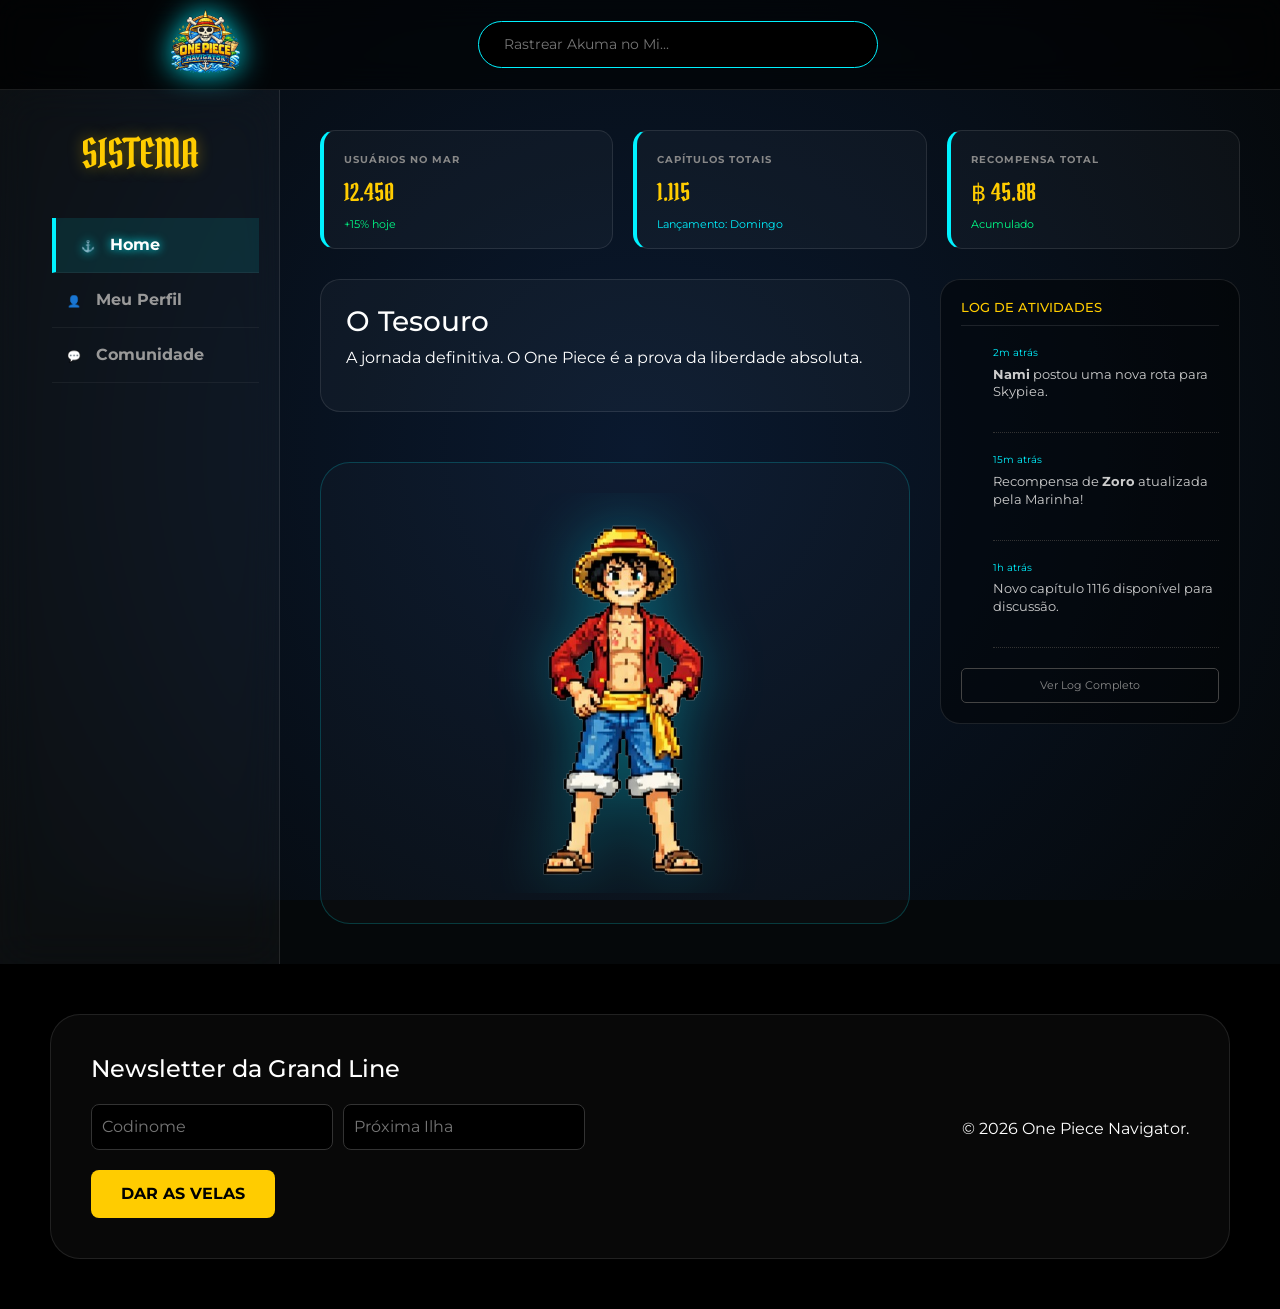
<file: public/index.html>
<!DOCTYPE html>
<html lang="pt-br">

<head>
    <meta charset="UTF-8">
    <meta name="viewport" content="width=device-width, initial-scale=1.0">
    <title>One Piece Navigator | Home</title>
    <link rel="preconnect" href="https://fonts.googleapis.com">
    <link rel="preconnect" href="https://fonts.gstatic.com" crossorigin>
    <link href="https://fonts.googleapis.com/css2?family=Montserrat:wght@300;700&family=Pirata+One&display=swap"
        rel="stylesheet">
    <link href="https://cdn.jsdelivr.net/npm/bootstrap@5.3.0/dist/css/bootstrap.min.css" rel="stylesheet">
    <link rel="stylesheet" href="style.css">
</head>

<body>
    <div class="ocean-bg"></div>
    <header>
        <div class="logo-area"><img src="images/logo.png" alt="Logo" class="floating"></div>
        <div class="search-wrapper">
            <input type="text" placeholder="Rastrear Akuma no Mi...">
            <div class="search-glow"></div>
        </div>
        <div class="user-profile">
            <a href="perfil.html" class="avatar-ring">
                <img src="images/user-solid-full.svg" alt="User">
            </a>
        </div>
    </header>

    <div id="main-wrapper">
        <nav class="glass-sidebar">
            <h2 class="menu-title">SISTEMA</h2>
            <ul class="nav-links">
                <li><a href="index.html" class="active"><span>⚓</span> Home</a></li>
                <li><a href="perfil.html"><span>👤</span> Meu Perfil</a></li>
                <li><a href="comunidade.html"><span>💬</span> Comunidade</a></li>
            </ul>
        </nav>

        <main class="hero-content">
            <section class="system-widgets">
                <div class="widget-card">
                    <span class="widget-label">USUÁRIOS NO MAR</span>
                    <span class="widget-value">12.450</span>
                    <div class="widget-trend">+15% hoje</div>
                </div>
                <div class="widget-card">
                    <span class="widget-label">CAPÍTULOS TOTAIS</span>
                    <span class="widget-value">1.115</span>
                    <div class="widget-status">Lançamento: Domingo</div>
                </div>
                <div class="widget-card">
                    <span class="widget-label">RECOMPENSA TOTAL</span>
                    <span class="widget-value">฿ 45.8B</span>
                    <div class="widget-trend">Acumulado</div>
                </div>
            </section>

            <div class="home-layout-grid">
                <div class="main-column">
                    <section class="info-grid">
                        <article class="fancy-card">
                            <div class="card-inner">
                                <h3>O Tesouro</h3>
                                <p>A jornada definitiva. O One Piece é a prova da liberdade absoluta.</p>
                            </div>
                        </article>
                    </section>

                    <div id="onePieceCarousel" class="carousel slide custom-showcase" data-bs-ride="carousel">
                        <div class="carousel-inner">
                            <div class="carousel-item active">
                                <img src="images/personagens-pixel/luffy-removebg-preview.png" class="d-block mx-auto"
                                    alt="Luffy">
                            </div>
                        </div>
                    </div>
                </div>

                <aside class="system-feed">
                    <h4 class="feed-title">LOG DE ATIVIDADES</h4>
                    <ul class="feed-list">
                        <li class="feed-item">
                            <span class="time">2m atrás</span>
                            <p><strong>Nami</strong> postou uma nova rota para Skypiea.</p>
                        </li>
                        <li class="feed-item">
                            <span class="time">15m atrás</span>
                            <p>Recompensa de <strong>Zoro</strong> atualizada pela Marinha!</p>
                        </li>
                        <li class="feed-item">
                            <span class="time">1h atrás</span>
                            <p>Novo capítulo 1116 disponível para discussão.</p>
                        </li>
                    </ul>
                    <button class="btn-outline-small">Ver Log Completo</button>
                </aside>
            </div>
        </main>
    </div>

    <footer class="cyber-footer">
        <div class="footer-glass">
            <form class="suggest-box">
                <h4>Newsletter da Grand Line</h4>
                <div class="input-row">
                    <input type="text" placeholder="Codinome">
                    <input type="text" placeholder="Próxima Ilha">
                </div>
                <button type="submit" class="btn-pirate">DAR AS VELAS</button>
            </form>
            <div class="social-links">
                <p>&copy; 2026 One Piece Navigator.</p>
            </div>
        </div>
    </footer>
    <script src="https://cdn.jsdelivr.net/npm/bootstrap@5.3.0/dist/js/bootstrap.bundle.min.js"></script>
</body>

</html>
</file>
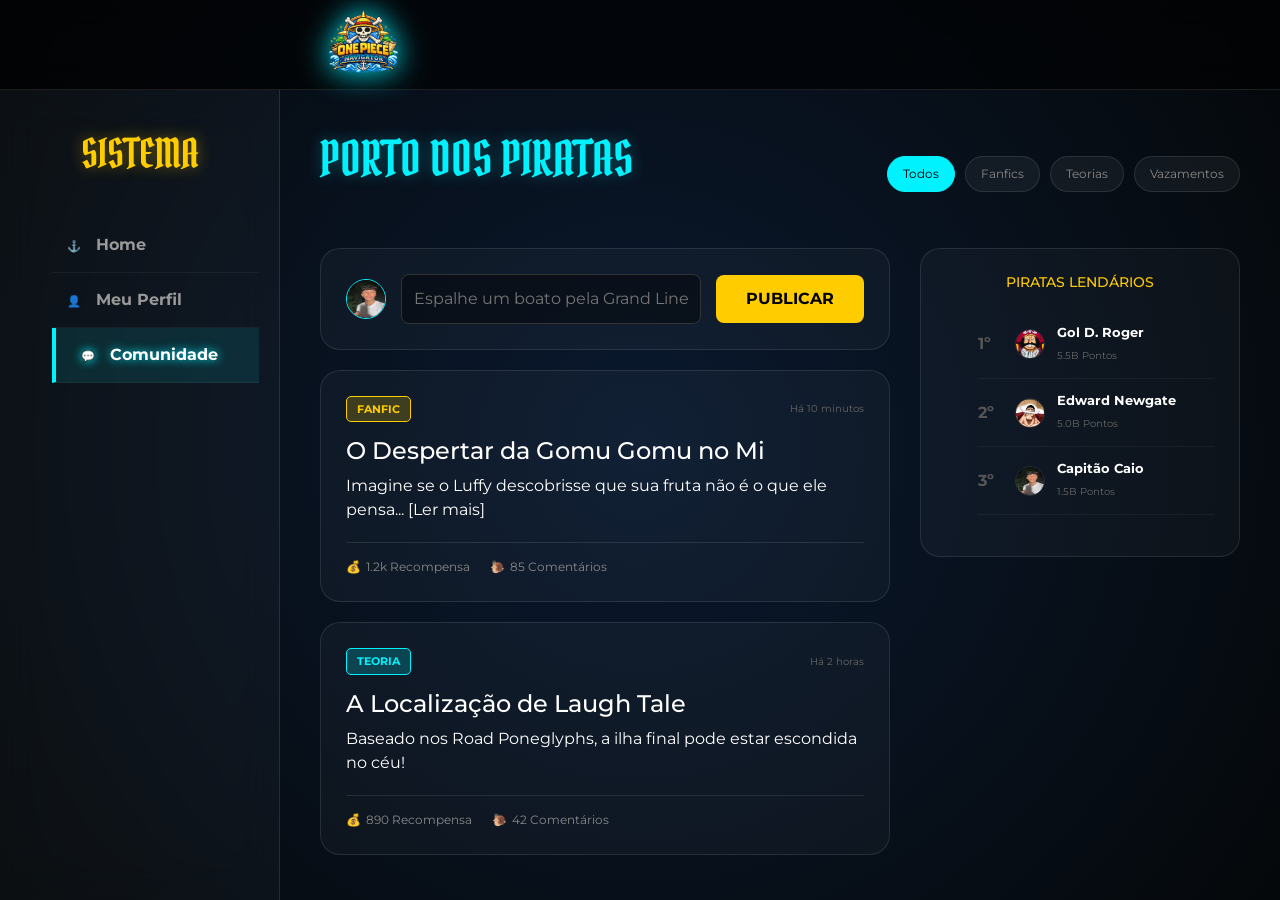
<file: public/comunidade.html>
<!DOCTYPE html>
<html lang="pt-br">

<head>
    <meta charset="UTF-8">
    <meta name="viewport" content="width=device-width, initial-scale=1.0">
    <title>One Piece Navigator | Comunidade</title>
    <link rel="preconnect" href="https://fonts.googleapis.com">
    <link rel="preconnect" href="https://fonts.gstatic.com" crossorigin>
    <link href="https://fonts.googleapis.com/css2?family=Montserrat:wght@300;700&family=Pirata+One&display=swap"
        rel="stylesheet">
    <link href="https://cdn.jsdelivr.net/npm/bootstrap@5.3.0/dist/css/bootstrap.min.css" rel="stylesheet">
    <link rel="stylesheet" href="style.css">
</head>

<body>
    <div class="ocean-bg"></div>
    <header>
        <div class="logo-area"><img src="images/logo.png" alt="Logo" class="floating"></div>
        <div class="user-profile"><a href="perfil.html" class="avatar-ring"><img src="images/user-solid-full.svg"
                    alt="User"></a></div>
    </header>

    <div id="main-wrapper">
        <nav class="glass-sidebar">
            <h2 class="menu-title">SISTEMA</h2>
            <ul class="nav-links">
                <li><a href="index.html"><span>⚓</span> Home</a></li>
                <li><a href="perfil.html"><span>👤</span> Meu Perfil</a></li>
                <li><a href="comunidade.html" class="active"><span>💬</span> Comunidade</a></li>
            </ul>
        </nav>

        <main class="hero-content">
            <div class="community-header">
                <h2 class="page-title">PORTO DOS PIRATAS</h2>
                <div class="community-filters">
                    <button class="filter-btn active">Todos</button>
                    <button class="filter-btn">Fanfics</button>
                    <button class="filter-btn">Teorias</button>
                    <button class="filter-btn">Vazamentos</button>
                </div>
            </div>

            <section class="community-layout">
                <div class="posts-column">
                    <article class="fancy-card post-creator">
                        <div class="card-inner">
                            <div class="post-input-group">
                                <img src="images/fotos-perfil/eu.jpeg" alt="Sua Foto" class="mini-avatar">
                                <input type="text" placeholder="Espalhe um boato pela Grand Line...">
                                <button class="btn-pirate">PUBLICAR</button>
                            </div>
                        </div>
                    </article>

                    <div class="feed-container">
                        <article class="fancy-card forum-post">
                            <div class="card-inner">
                                <div class="post-header">
                                    <span class="tag-fanfic">FANFIC</span>
                                    <span class="post-date">Há 10 minutos</span>
                                </div>
                                <h4>O Despertar da Gomu Gomu no Mi</h4>
                                <p>Imagine se o Luffy descobrisse que sua fruta não é o que ele pensa... [Ler mais]</p>
                                <div class="post-footer">
                                    <div class="interaction"><span class="icon">💰</span> 1.2k Recompensa</div>
                                    <div class="interaction"><span class="icon">🐌</span> 85 Comentários</div>
                                </div>
                            </div>
                        </article>

                        <article class="fancy-card forum-post">
                            <div class="card-inner">
                                <div class="post-header">
                                    <span class="tag-teoria">TEORIA</span>
                                    <span class="post-date">Há 2 horas</span>
                                </div>
                                <h4>A Localização de Laugh Tale</h4>
                                <p>Baseado nos Road Poneglyphs, a ilha final pode estar escondida no céu!</p>
                                <div class="post-footer">
                                    <div class="interaction"><span class="icon">💰</span> 890 Recompensa</div>
                                    <div class="interaction"><span class="icon">🐌</span> 42 Comentários</div>
                                </div>
                            </div>
                        </article>
                    </div>
                </div>

                <aside class="ranking-sidebar">
                    <article class="fancy-card">
                        <div class="card-inner">
                            <h3 class="sidebar-subtitle">PIRATAS LENDÁRIOS</h3>
                            <ul class="ranking-list">
                                <li>
                                    <span class="rank">1º</span>
                                    <img src="images/fotos-perfil/golD.jpg" alt="User">
                                    <div class="rank-info">
                                        <strong>Gol D. Roger</strong>
                                        <small>5.5B Pontos</small>
                                    </div>
                                </li>
                                <li>
                                    <span class="rank">2º</span>
                                    <img src="images/fotos-perfil/bb.jpg" alt="User">
                                    <div class="rank-info">
                                        <strong>Edward Newgate</strong>
                                        <small>5.0B Pontos</small>
                                    </div>
                                </li>
                                <li>
                                    <span class="rank">3º</span>
                                    <img src="images/fotos-perfil/eu.jpeg" alt="User">
                                    <div class="rank-info">
                                        <strong>Capitão Caio</strong>
                                        <small>1.5B Pontos</small>
                                    </div>
                                </li>
                            </ul>
                        </div>
                    </article>
                </aside>
            </section>
        </main>
    </div>
    <script src="https://cdn.jsdelivr.net/npm/bootstrap@5.3.0/dist/js/bootstrap.bundle.min.js"></script>
</body>

</html>
</file>
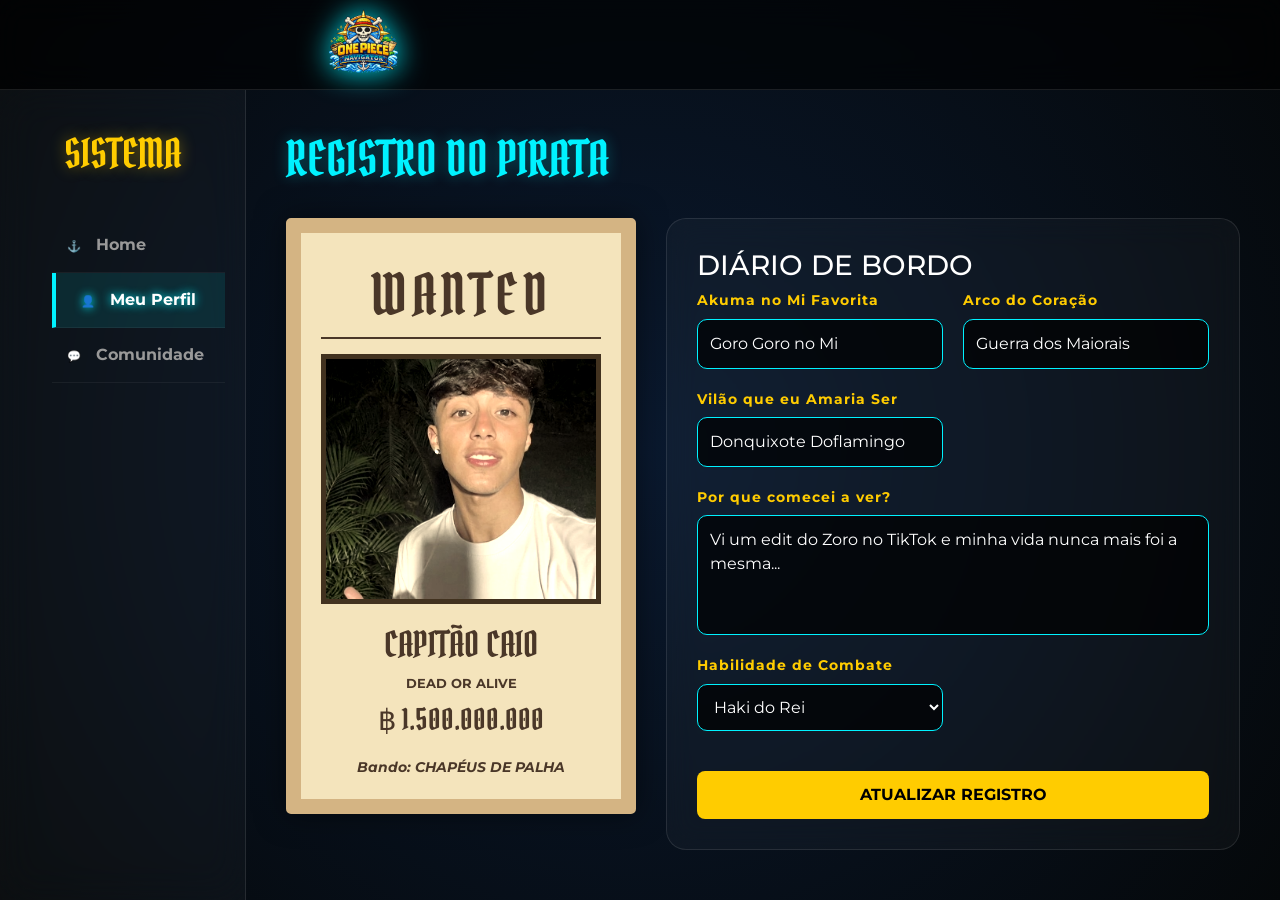
<file: public/perfil.html>
<!DOCTYPE html>
<html lang="pt-br">

<head>
    <meta charset="UTF-8">
    <meta name="viewport" content="width=device-width, initial-scale=1.0">
    <title>One Piece Navigator | Perfil</title>
    <link rel="preconnect" href="https://fonts.googleapis.com">
    <link rel="preconnect" href="https://fonts.gstatic.com" crossorigin>
    <link href="https://fonts.googleapis.com/css2?family=Montserrat:wght@300;700&family=Pirata+One&display=swap"
        rel="stylesheet">
    <link href="https://cdn.jsdelivr.net/npm/bootstrap@5.3.0/dist/css/bootstrap.min.css" rel="stylesheet">
    <link rel="stylesheet" href="style.css">
</head>

<body>
    <div class="ocean-bg"></div>
    <header>
        <div class="logo-area"><img src="images/logo.png" alt="Logo" class="floating"></div>
        <div class="user-profile">
            <div class="avatar-ring active-ring"><img src="images/user-solid-full.svg" alt="User"></div>
        </div>
    </header>

    <div id="main-wrapper">
        <nav class="glass-sidebar">
            <h2 class="menu-title">SISTEMA</h2>
            <ul class="nav-links">
                <li><a href="index.html"><span>⚓</span> Home</a></li>
                <li><a href="perfil.html" class="active"><span>👤</span> Meu Perfil</a></li>
                <li><a href="comunidade.html"><span>💬</span> Comunidade</a></li>
            </ul>
        </nav>

        <main class="hero-content">
            <h2 class="page-title">REGISTRO DO PIRATA</h2>

            <section class="profile-layout">
                <article class="wanted-card">
                    <div class="wanted-header">WANTED</div>
                    <div class="profile-pic-container">
                        <img src="images/fotos-perfil/eu.jpeg" alt="Avatar do Capitão">
                    </div>
                    <div class="wanted-info">
                        <h3 class="pirate-name">CAPITÃO CAIO</h3>
                        <p class="bounty-label">DEAD OR ALIVE</p>
                        <p class="bounty-value">฿ 1.500.000.000</p>
                    </div>
                    <div class="crew-tag">Bando: CHAPÉUS DE PALHA </div>
                </article>

                <article class="logbook-card">
                    <div class="card-inner">
                        <h3>DIÁRIO DE BORDO</h3>
                        <form class="system-form">
                            <div class="form-grid">
                                <div class="form-group">
                                    <label>Akuma no Mi Favorita</label>
                                    <input type="text" value="Goro Goro no Mi">
                                </div>
                                <div class="form-group">
                                    <label>Arco do Coração</label>
                                    <input type="text" value="Guerra dos Maiorais">
                                </div>
                                <div class="form-group">
                                    <label>Vilão que eu Amaria Ser</label>
                                    <input type="text" value="Donquixote Doflamingo">
                                </div>
                                <div class="form-group">
                                    <label>Por que comecei a ver?</label>
                                    <textarea>Vi um edit do Zoro no TikTok e minha vida nunca mais foi a mesma...</textarea>
                                </div>
                                <div class="form-group">
                                    <label>Habilidade de Combate</label>
                                    <select>
                                        <option>Haki do Armamento</option>
                                        <option>Haki da Observação</option>
                                        <option selected>Haki do Rei </option>
                                        <option>Mestre em Deboche</option>
                                    </select>
                                </div>
                            </div>
                            <button type="submit" class="btn-pirate mt-20">ATUALIZAR REGISTRO</button>
                        </form>
                    </div>
                </article>
            </section>
        </main>
    </div>
    <script src="https://cdn.jsdelivr.net/npm/bootstrap@5.3.0/dist/js/bootstrap.bundle.min.js"></script>
</body>

</html>
</file>
<file: public/style.css>
:root {
    --accent: #00f2ff;
    --gold: #ffcc00;
    --bg-dark: #05080a;
    --glass: rgba(255, 255, 255, 0.03);
    --border: rgba(255, 255, 255, 0.1);
}

* {
    margin: 0;
    padding: 0;
    box-sizing: border-box;
}

body {
    background-color: var(--bg-dark);
    color: white;
    font-family: 'Montserrat', sans-serif;
    overflow-x: hidden;
}

.ocean-bg {
    position: fixed;
    top: 0;
    left: 0;
    width: 100%;
    height: 100%;
    background: radial-gradient(circle at 50% 50%, #0a192f 0%, #05080a 100%);
    z-index: -1;
}

header {
    height: 90px;
    display: flex;
    align-items: center;
    justify-content: space-around;
    padding: 0 50px;
    background: rgba(0, 0, 0, 0.6);
    backdrop-filter: blur(15px);
    border-bottom: 1px solid var(--border);
    position: sticky;
    top: 0;
    z-index: 100;
}

.floating {
    width: 75px;
    filter: drop-shadow(0 0 15px var(--accent));
    animation: float 3s ease-in-out infinite;
}

@keyframes float {
    0%, 100% { transform: translateY(0); }
    50% { transform: translateY(-10px); }
}

.search-wrapper {
    position: relative;
}

.search-wrapper input {
    width: 400px;
    padding: 12px 25px;
    background: #000;
    border: 1px solid var(--accent);
    border-radius: 50px;
    color: white;
    font-size: 0.9rem;
}

#main-wrapper {
    display: flex;
    min-height: 90vh;
}

.glass-sidebar {
    width: 280px;
    background: var(--glass);
    backdrop-filter: blur(20px);
    border-right: 1px solid var(--border);
    padding: 40px 20px;
}

.menu-title {
    font-family: 'Pirata One', cursive;
    color: var(--gold);
    font-size: 2.5rem;
    text-align: center;
    margin-bottom: 40px;
    text-shadow: 0 0 15px rgba(255, 204, 0, 0.4);
}

.nav-links {
    list-style: none;
}

.nav-links li a {
    text-decoration: none;
    color: #999;
    font-weight: 700;
    display: block;
    padding: 15px;
    border-bottom: 1px solid rgba(255, 255, 255, 0.05);
    transition: 0.4s;
}

.nav-links li a span {
    color: var(--accent);
    font-size: 0.7rem;
    margin-right: 10px;
}

.nav-links li a:hover,
.nav-links li a.active {
    color: white;
    background: rgba(0, 242, 255, 0.1);
    padding-left: 25px;
    text-shadow: 0 0 10px var(--accent);
    border-left: 4px solid var(--accent);
}

.hero-content {
    flex: 1;
    padding: 40px;
}

.info-grid {
    display: flex;
    gap: 30px;
    margin-bottom: 50px;
    perspective: 1000px;
}

.fancy-card {
    flex: 1;
    background: var(--glass);
    border: 1px solid var(--border);
    border-radius: 20px;
    padding: 25px;
    transition: 0.6s cubic-bezier(0.23, 1, 0.32, 1);
    transform-style: preserve-3d;
}

.fancy-card:hover {
    transform: rotateY(10deg) rotateX(5deg) scale(1.02);
    border-color: var(--gold);
    box-shadow: 0 20px 40px rgba(0, 0, 0, 0.5), 0 0 20px rgba(255, 204, 0, 0.2);
}

.author-info {
    display: flex;
    align-items: center;
    gap: 15px;
    margin-bottom: 15px;
}

.author-info img {
    width: 50px;
    border-radius: 50%;
    border: 2px solid var(--gold);
}

.custom-showcase {
    background: rgba(255, 255, 255, 0.02);
    border-radius: 30px;
    border: 1px solid rgba(0, 242, 255, 0.2);
    overflow: hidden;
    padding: 30px;
    display: flex;
    justify-content: center;
    align-items: center;
}

.carousel-inner {
    width: 100%;
    display: flex;
    align-items: center;
}

.carousel-item {
    text-align: center;
    transition: transform 0.6s ease-in-out;
}

.carousel-item img {
    height: 400px;
    width: auto;
    max-width: 100%;
    object-fit: contain;
    margin: 0 auto;
    filter: drop-shadow(0 0 30px rgba(0, 242, 255, 0.3));
    display: block;
}

.carousel-control-prev,
.carousel-control-next {
    width: 5%;
    filter: drop-shadow(0 0 5px var(--accent));
}

.cyber-footer {
    padding: 50px;
    background: #000;
}

.footer-glass {
    background: var(--glass);
    border: 1px solid var(--border);
    padding: 40px;
    border-radius: 30px;
    display: flex;
    justify-content: space-between;
    align-items: center;
}

.input-row {
    display: flex;
    gap: 10px;
    margin: 20px 0;
}

.input-row input {
    background: #000;
    border: 1px solid #333;
    padding: 10px;
    border-radius: 8px;
    color: white;
    flex: 1;
}

.btn-pirate {
    background: var(--gold);
    border: none;
    padding: 12px 30px;
    font-weight: bold;
    border-radius: 8px;
    cursor: pointer;
    transition: 0.3s;
}

.btn-pirate:hover {
    background: white;
    transform: scale(1.1);
    box-shadow: 0 0 20px white;
}

.page-title {
    font-family: 'Pirata One', cursive;
    color: var(--accent);
    font-size: 3rem;
    margin-bottom: 30px;
    text-shadow: 0 0 15px rgba(0, 242, 255, 0.3);
}

.system-form {
    display: flex;
    flex-direction: column;
    gap: 20px;
}

.form-group {
    display: flex;
    flex-direction: column;
    gap: 8px;
}

.form-group label {
    color: var(--gold);
    font-size: 0.85rem;
    font-weight: 700;
    letter-spacing: 1px;
}

.form-group input,
.form-group textarea,
.form-group select {
    background: rgba(0, 0, 0, 0.5);
    border: 1px solid var(--border);
    padding: 12px;
    border-radius: 10px;
    color: white;
    font-family: 'Montserrat', sans-serif;
    outline: none;
    transition: 0.3s;
}

.form-group textarea {
    min-height: 120px;
    resize: none;
}

.form-group input:focus,
.form-group textarea:focus {
    border-color: var(--accent);
}

.profile-pic-container {
    margin-bottom: 20px;
    text-align: center;
}

.community-grid {
    display: flex;
    flex-direction: column;
    gap: 30px;
}

.tag-fanfic {
    display: inline-block;
    padding: 4px 10px;
    border-radius: 5px;
    font-size: 0.7rem;
    font-weight: 700;
    text-transform: uppercase;
    background: rgba(255, 204, 0, 0.2);
    color: var(--gold);
    border: 1px solid var(--gold);
}

.tag-teoria {
    display: inline-block;
    padding: 4px 10px;
    border-radius: 5px;
    font-size: 0.7rem;
    font-weight: 700;
    text-transform: uppercase;
    background: rgba(0, 242, 255, 0.2);
    color: var(--accent);
    border: 1px solid var(--accent);
}

.mt-20 {
    margin-top: 20px;
}

.profile-layout {
    display: grid;
    grid-template-columns: 350px 1fr;
    gap: 30px;
    align-items: start;
}

.wanted-card {
    background: #f4e4bc;
    border: 15px solid #d4b483;
    padding: 20px;
    text-align: center;
    color: #4a3728;
    box-shadow: 0 0 30px rgba(0, 0, 0, 0.5);
    border-radius: 5px;
}

.wanted-card:hover,
.logbook-card:hover {
    transform: none !important;
    border-color: var(--accent) !important;
}

.wanted-header {
    font-family: 'Pirata One', cursive;
    font-size: 3.5rem;
    letter-spacing: 5px;
    border-bottom: 2px solid #4a3728;
    margin-bottom: 15px;
}

.wanted-card .profile-pic-container img {
    width: 100%;
    height: 250px;
    object-fit: cover;
    border: 5px solid #4a3728;
    filter: sepia(0.5) contrast(1.2);
}

.pirate-name {
    font-family: 'Pirata One', cursive;
    font-size: 2.2rem;
    margin-top: 15px;
}

.bounty-label {
    font-weight: bold;
    font-size: 0.8rem;
    margin: 5px 0;
}

.bounty-value {
    font-family: 'Pirata One', cursive;
    font-size: 1.8rem;
    color: #4a3728;
}

.crew-tag {
    margin-top: 10px;
    font-weight: bold;
    font-style: italic;
    font-size: 0.9rem;
}

.logbook-card {
    background: var(--glass);
    backdrop-filter: blur(15px);
    border: 1px solid var(--border);
    border-radius: 20px;
    padding: 30px;
}

.form-grid {
    display: grid;
    grid-template-columns: 1fr 1fr;
    gap: 20px;
}

.form-grid .form-group:nth-child(4) {
    grid-column: span 2;
}

.logbook-card input,
.logbook-card textarea,
.logbook-card select {
    background: rgba(0, 0, 0, 0.7) !important;
    border: 1px solid var(--accent) !important;
    color: white !important;
}

.system-widgets {
    display: grid;
    grid-template-columns: repeat(3, 1fr);
    gap: 20px;
    margin-bottom: 30px;
}

.widget-card {
    background: var(--glass);
    border: 1px solid var(--border);
    padding: 15px 20px;
    border-radius: 15px;
    border-left: 4px solid var(--accent);
}

.widget-label {
    font-size: 0.65rem;
    color: #888;
    font-weight: bold;
    letter-spacing: 1px;
}

.widget-value {
    display: block;
    font-size: 1.5rem;
    color: var(--gold);
    font-family: 'Pirata One', cursive;
    margin: 5px 0;
}

.widget-trend {
    font-size: 0.7rem;
    color: #00ff88;
}

.widget-status {
    font-size: 0.7rem;
    color: var(--accent);
}

.home-layout-grid {
    display: grid;
    grid-template-columns: 1fr 300px;
    gap: 30px;
}

.system-feed {
    background: rgba(0, 0, 0, 0.4);
    border: 1px solid var(--border);
    border-radius: 20px;
    padding: 20px;
    height: fit-content;
}

.feed-title {
    font-size: 0.8rem;
    color: var(--gold);
    margin-bottom: 20px;
    border-bottom: 1px solid var(--border);
    padding-bottom: 10px;
}

.feed-list {
    list-style: none;
}

.feed-item {
    margin-bottom: 20px;
    padding-bottom: 15px;
    border-bottom: 1px dotted #333;
}

.feed-item .time {
    font-size: 0.6rem;
    color: var(--accent);
    display: block;
}

.feed-item p {
    font-size: 0.8rem;
    margin-top: 5px;
    color: #ccc;
    line-height: 1.4;
}

.btn-outline-small {
    width: 100%;
    background: transparent;
    border: 1px solid #444;
    color: #888;
    font-size: 0.7rem;
    padding: 8px;
    border-radius: 5px;
    cursor: pointer;
}

.community-header {
    display: flex;
    justify-content: space-between;
    align-items: center;
    margin-bottom: 30px;
}

.community-filters {
    display: flex;
    gap: 10px;
}

.filter-btn {
    background: rgba(255, 255, 255, 0.05);
    border: 1px solid var(--border);
    color: #888;
    padding: 8px 15px;
    border-radius: 20px;
    font-size: 0.75rem;
    cursor: pointer;
}

.filter-btn:hover,
.filter-btn.active {
    background: var(--accent);
    color: #000;
    border-color: var(--accent);
}

.community-layout {
    display: grid;
    grid-template-columns: 1fr 320px;
    gap: 30px;
}

.post-input-group {
    display: flex;
    align-items: center;
    gap: 15px;
}

.mini-avatar {
    width: 40px;
    height: 40px;
    border-radius: 50%;
    border: 1px solid var(--accent);
}

.post-input-group input {
    flex: 1;
    background: rgba(0, 0, 0, 0.4);
    border: 1px solid #333;
    padding: 12px;
    border-radius: 8px;
    color: white;
}

.feed-container {
    display: flex;
    flex-direction: column;
    gap: 20px;
    margin-top: 20px;
}

.post-header {
    display: flex;
    justify-content: space-between;
    align-items: center;
    margin-bottom: 15px;
}

.post-date {
    font-size: 0.65rem;
    color: #666;
}

.post-footer {
    display: flex;
    gap: 20px;
    margin-top: 20px;
    padding-top: 15px;
    border-top: 1px solid var(--border);
}

.interaction {
    font-size: 0.75rem;
    color: #888;
    display: flex;
    align-items: center;
    gap: 5px;
}

.sidebar-subtitle {
    font-size: 0.9rem;
    color: var(--gold);
    margin-bottom: 20px;
    text-align: center;
}

.ranking-list {
    list-style: none;
}

.ranking-list li {
    display: flex;
    align-items: center;
    gap: 12px;
    padding: 12px 0;
    border-bottom: 1px solid rgba(255, 255, 255, 0.05);
}

.rank {
    font-weight: bold;
    color: #555;
    width: 25px;
}

.rank.highlight {
    color: var(--accent);
}

.ranking-list img {
    width: 30px;
    height: 30px;
    border-radius: 50%;
    border: 1px solid var(--border);
}

.rank-info strong {
    display: block;
    font-size: 0.8rem;
}

.rank-info small {
    font-size: 0.65rem;
    color: #666;
}

/* --- inicio dos ajustes de responsividade --- */
/* aqui mudo o wrapper principal para empilhar no mobile */
@media (max-width: 992px) {
    #main-wrapper {
        flex-direction: column;
    }

    .glass-sidebar {
        width: 100%;
        border-right: none;
        border-bottom: 1px solid var(--border);
    }

    header {
        flex-direction: column;
        height: auto;
        padding: 20px;
    }

    .search-wrapper input {
        width: 100%;
        margin-top: 15px;
    }

    /* aqui garanto que as colunas da home fiquem em uma so no mobile */
    .home-layout-grid,
    .system-widgets,
    .community-layout,
    .profile-layout,
    .form-grid,
    .info-grid {
        grid-template-columns: 1fr !important;
        flex-direction: column;
    }

    .footer-glass {
        flex-direction: column;
        gap: 20px;
        text-align: center;
    }
}
/* --- fim dos ajustes --- */

@media (max-width: 1100px) {
    .home-layout-grid,
    .system-widgets,
    .community-layout {
        grid-template-columns: 1fr;
    }

    .community-header {
        flex-direction: column;
        gap: 20px;
        align-items: flex-start;
    }
}
</file>
